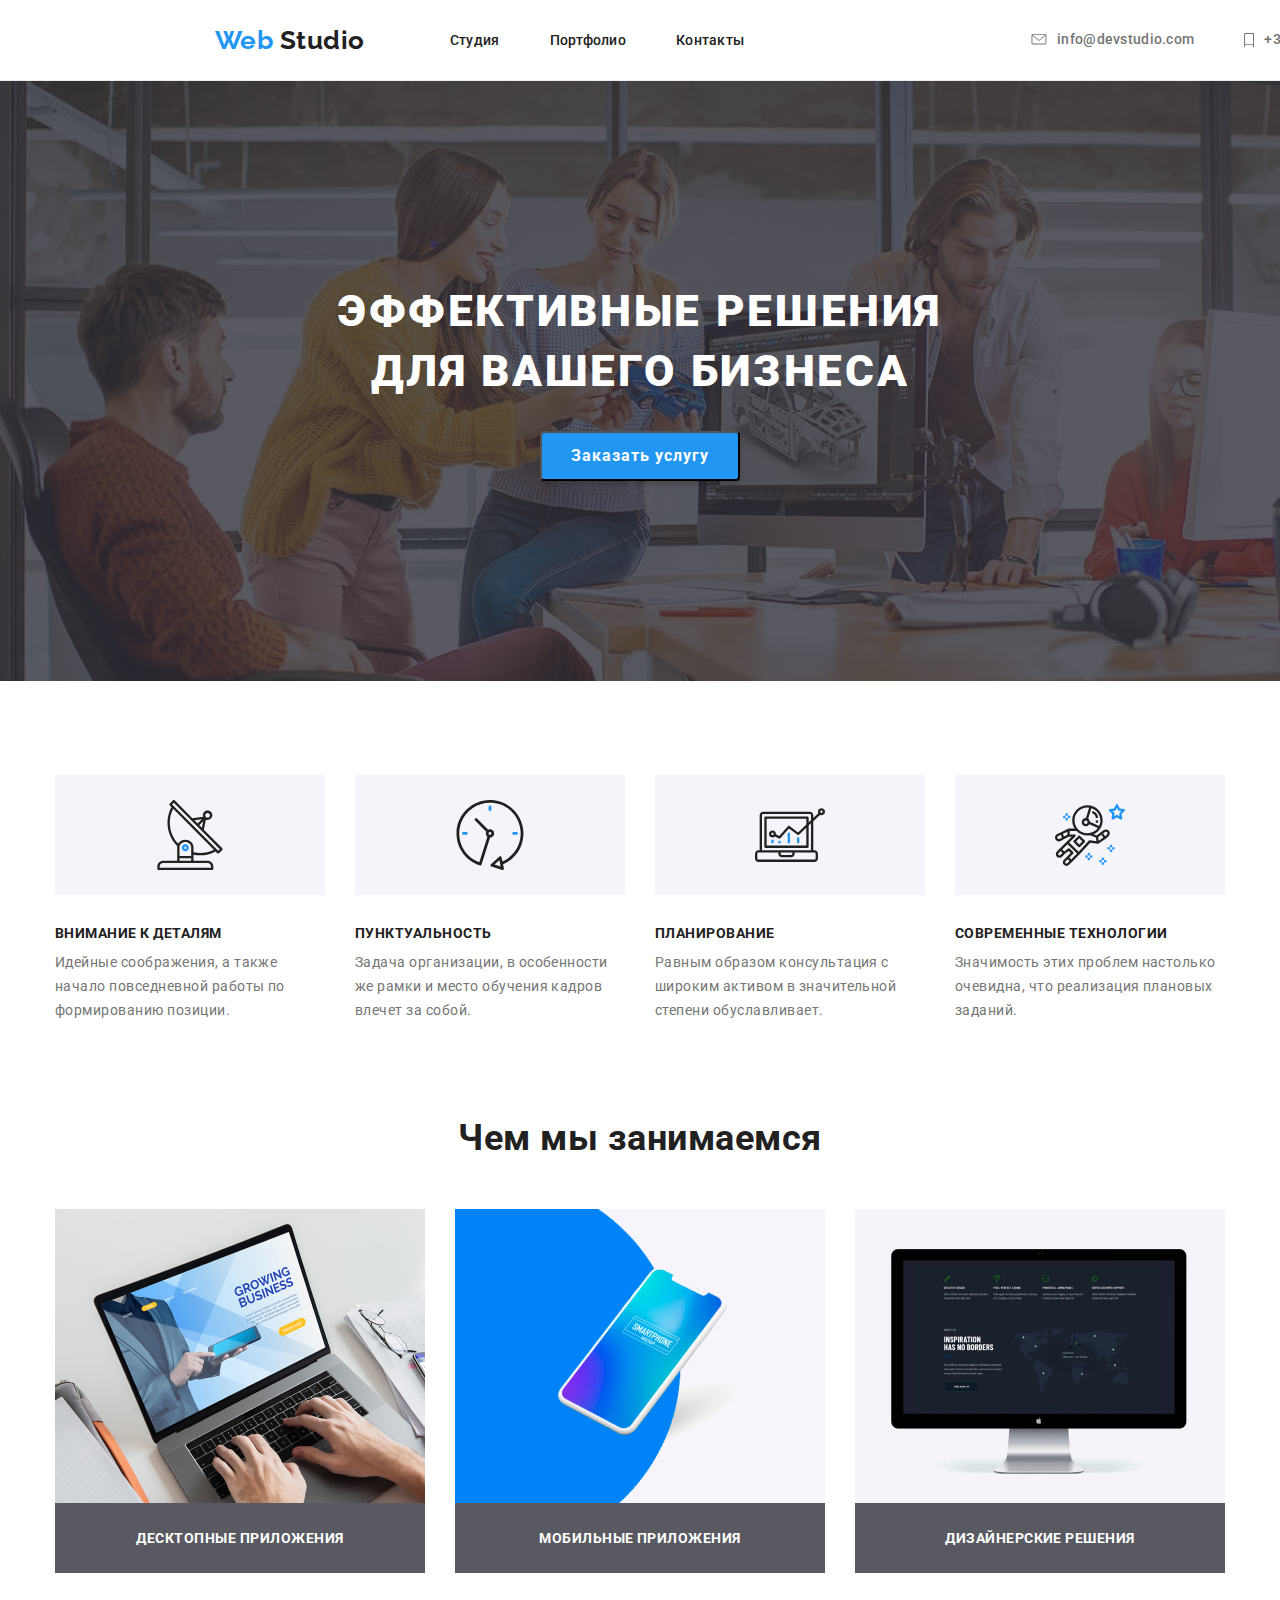
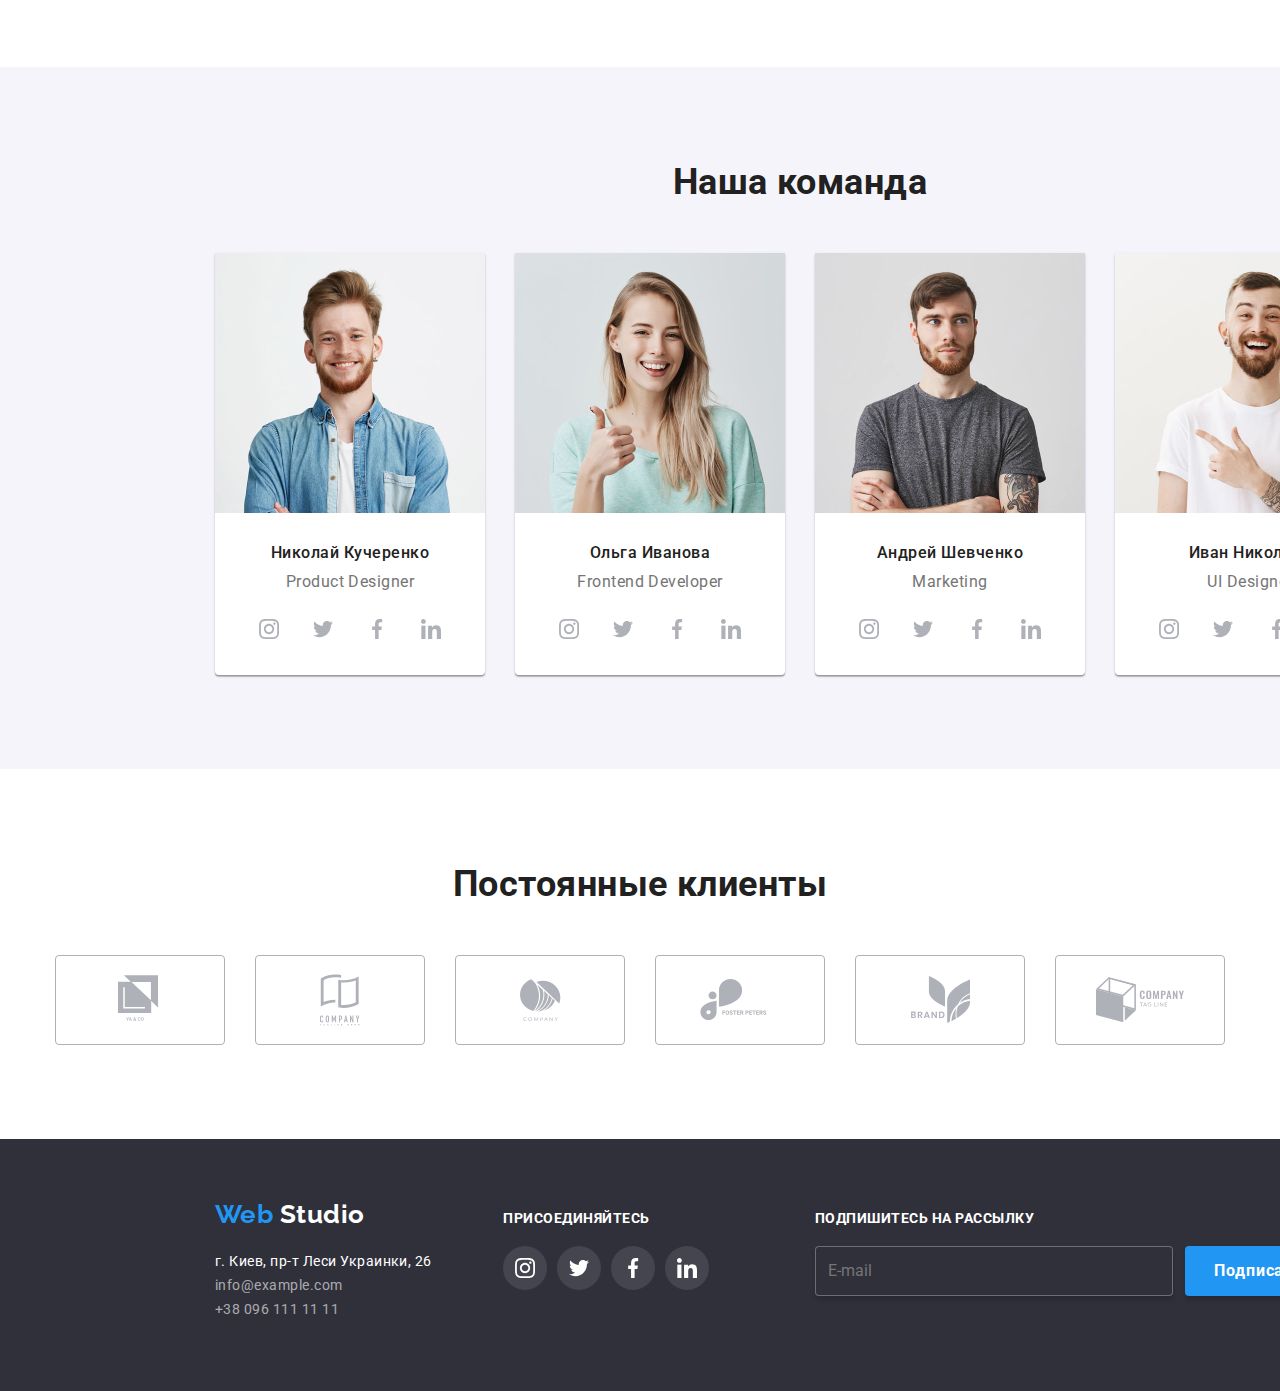
<file: index.html>
<!DOCTYPE html>
<html lang="ru">
<head>
    <meta charset="UTF-8">
    <meta name="viewport" content="width=device-width, initial-scale=1.0">
    <title>Студия</title>
    <link href="https://fonts.googleapis.com/css2?family=Raleway:wght@700&family=Roboto:wght@400;500;700;900&display=swap" rel="stylesheet">
    <link rel="stylesheet" href="./css/normalise.css">
    <link rel="stylesheet" href="./css/style.css"> 
  
</head>
<body>
    <!-- Шапка сайта  -->
    <header class="Header" >  
    <div class="conteiner">
      <nav class="Navigation">
     <a href="./index.html" lang="en" class="Logo-full"><span class="Logo">Web</span> Studio</a>
 
 <Ul class="navigation-list">
   
 <li class="navigation-list-item">
     <a href="./index.html" class="navigation-list-item-link link">Студия</a> 
 </li>
 <li class="navigation-list-item">
     <a href="./portfolio.html" class="navigation-list-item-link link">Портфолио</a> 
 </li>
 <li class="navigation-list-item">
     <a href="" class="navigation-list-item-link link">Контакты</a> 
 </li>
 </Ul>
 </nav>   
 <!-- адресс -->
   <div class="header-utils" >
     <address class="header-address">
     <a class="header-address-mail link" href="mailto:info@devstudio.com" >
         <svg class="header-icon"  width="16" height="11.2">
             <use href="./images/sprity.svg#mail"  > </use>
         </svg>
        
        info@devstudio.com</a>
     <a class="header-address-tel link" href="tel:+380961111111" >
        <svg class="header-icon"  width="10" height="14.94">
            <use href="./images/sprity.svg#tel"  > </use>
        </svg>
        
        +38 096 111 11 11</a> 
     </address>
 </div>
 
 </div>
     
 </header>
<!-- Основная часть -->
<main>
<div class="Main ">
<section class="main-part conteiner">
        <h1 class="main-part-title">Эффективные решения <br> для вашего бизнеса</h1>
        <button type="button" class="main-part-btn">Заказать услугу</button>

</section>
</div>
<section class="advantage ">
   <div class="conteiner">
    <h2 hidden> Наше преимущество</h2>
    <ul class="advantage-list" >
        
        <li class="advantage-list-item " >
            <div class="advantage-list-fon">
                <svg class="advantage-icon">
                    <use href="./images/sprity.svg#antenna" ></use>
                </svg>
            </div>
             <h3 class="advantage-list-item-title" >Внимание к деталям</h3>
            <p class="advantage-list-item-text" >Идейные соображения, а также начало повседневной работы по формированию позиции.</p>
        </li>
        <li class="advantage-list-item " >
            <div class="advantage-list-fon">
                <svg class="advantage-icon">
                    <use href="./images/sprity.svg#clock" ></use>
                </svg>
            </div>
             <h3 class="advantage-list-item-title" >Пунктуальность</h3>
            <p class="advantage-list-item-text" >Задача организации, в особенности же рамки и место обучения кадров влечет за собой.</p>
        </li>
        <li class="advantage-list-item icon-diagram" >
            <div class="advantage-list-fon">
                <svg class="advantage-icon">
                    <use href="./images/sprity.svg#diagram" ></use>
                </svg>
            </div>
             <h3 class="advantage-list-item-title" >Планирование</h3>
            <p class="advantage-list-item-text" >Равным образом консультация с широким активом в значительной степени обуславливает.</p>
        </li>
        <li class="advantage-list-item  icon-feature" >
            <div class="advantage-list-fon">
                <svg class="advantage-icon">
                    <use href="./images/sprity.svg#astronaut" ></use>
                </svg>
            </div>
             <h3 class="advantage-list-item-title" >Современные технологии</h3>
            <p class="advantage-list-item-text" >Значимость этих проблем настолько очевидна, что реализация плановых заданий.</p>
        </li>
    </ul>

   </div> 
</section>
<section class="works ">
    <div class="conteiner">
        <h2 class="second-title" >Чем мы занимаемся</h2>
        <ul class="works-list">
            <li  class="works-list-item" >
                <img src="./images/img.jpg" alt="" width="370" height="294">
                <h3 class="works-list-item-text" > Десктопные приложения</h3>
            </li>
            <li class="works-list-item" >
                <img src="./images/box.jpg" alt="" width="370" height="294" >
                <p class="works-list-item-text" >Мобильные приложения</p>        
            </li>
             <li class="works-list-item" >
                <img src="./images/img-(1).jpg" alt="" width="370" height="294" >
                <p class="works-list-item-text" >Дизайнерские решения</p> 
            </li>
        </ul>
    </div>
    </section>
 
    <section class="team ">
    <div class="conteiner">
    <h2 class="second-title" >Наша команда</h2>
     <ul class="team-list ">
            <li class="team-list-item" >
              <img src="./images/foto1.jpg" alt="Портрет" width="270" height="260">
             <h3 class="team-list-item-name">Николай Кучеренко</h3>
           <p lang="en" class="team-list-item-profession" >Product Designer</p>
       <ul class="social" >
        <li class="social-item" ><a href="" aria-label="Иконка инстаграмма" class="team-list-item-profession-link link" >
            <svg class="team-icon">
                <use href="./images/sprity.svg#instagram"></use>
            </svg>
        </a>
        </li>
        <li class="social-item" ><a href="" aria-label="Иконка Твиттера" class="team-list-item-profession-link link" >
            <svg class="team-icon">
                <use href="./images/sprity.svg#twitter"></use>
            </svg>
        </a>
        </li>
        <li class="social-item" ><a href="" aria-label="Иконка Фейсбука" class="team-list-item-profession-link link" >
            <svg class="team-icon">
                <use href="./images/sprity.svg#facebook"></use>
            </svg>
        </a>
        </li>
        <li class="social-item" ><a href="" aria-label="Иконка Линкиндина" class="team-list-item-profession-link link" >
            <svg class="team-icon">
                <use href="./images/sprity.svg#linkedin"></use>
            </svg>
        </a>
        </li> 
        </ul>
    </li>
    <li class="team-list-item" >
    <img src="./images/foto2.jpg" alt="Портрет" width="270" height="260">
    <h3 class="team-list-item-name" >Ольга Иванова</h3>
    <p lang="en" class="team-list-item-profession" >Frontend Developer</p>
    <ul class="social"  >
        <li class="social-item" ><a href="" aria-label="Иконка инстаграмма" class="team-list-item-profession-link link" >
            <svg class="team-icon">
                <use href="./images/sprity.svg#instagram"></use>
            </svg>
        </a>
        </li>
        <li class="social-item" ><a href="" aria-label="Иконка Твиттера" class="team-list-item-profession-link link" >
            <svg class="team-icon">
                <use href="./images/sprity.svg#twitter"></use>
            </svg>
        </a>
        </li>
        <li class="social-item" ><a href="" aria-label="Иконка Фейсбука" class="team-list-item-profession-link link" >
            <svg class="team-icon">
                <use href="./images/sprity.svg#facebook"></use>
            </svg>
        </a>
        </li>
        <li class="social-item" ><a href="" aria-label="Иконка Линкиндина" class="team-list-item-profession-link link" >
            <svg class="team-icon">
                <use href="./images/sprity.svg#linkedin"></use>
            </svg>
        </a>
        </li> 
    </ul>
    </li>
    <li class="team-list-item">
<img src="./images/foto3.jpg" alt="Портрет" width="270" height="260">
    <h3 class="team-list-item-name" >Андрей Шевченко</h3>
    <p lang="en" class="team-list-item-profession" >Marketing</p>
    <ul class="social"  >
        <li class="social-item" ><a href="" aria-label="Иконка инстаграмма" class="team-list-item-profession-link link" >
            <svg class="team-icon">
                <use href="./images/sprity.svg#instagram"></use>
            </svg>
        </a>
        </li>
        <li class="social-item" ><a href="" aria-label="Иконка Твиттера" class="team-list-item-profession-link link" >
            <svg class="team-icon">
                <use href="./images/sprity.svg#twitter"></use>
            </svg>
        </a>
        </li>
        <li class="social-item" ><a href="" aria-label="Иконка Фейсбука" class="team-list-item-profession-link link" >
            <svg class="team-icon">
                <use href="./images/sprity.svg#facebook"></use>
            </svg>
        </a>
        </li>
        <li class="social-item" ><a href="" aria-label="Иконка Линкиндина" class="team-list-item-profession-link link" >
            <svg class="team-icon">
                <use href="./images/sprity.svg#linkedin"></use>
            </svg>
        </a>
        </li> 
    </ul>
    </li>
<li class="team-list-item" >
    <img src="./images/foto4.jpg" alt="Портрет" width="270" height="260">
    <h3 class="team-list-item-name" >Иван Николаев</h3>
    <p lang="en" class="team-list-item-profession" >UI Designer</p>
    <ul class="social"  >
        <li class="social-item" ><a href="" aria-label="Иконка инстаграмма" class="team-list-item-profession-link link" >
            <svg class="team-icon">
                <use href="./images/sprity.svg#instagram"></use>
            </svg>
        </a>
        </li>
        <li class="social-item" ><a href="" aria-label="Иконка Твиттера" class="team-list-item-profession-link link" >
            <svg class="team-icon">
                <use href="./images/sprity.svg#twitter"></use>
            </svg>
        </a>
        </li>
        <li class="social-item" ><a href="" aria-label="Иконка Фейсбука" class="team-list-item-profession-link link" >
            <svg class="team-icon">
                <use href="./images/sprity.svg#facebook"></use>
            </svg>
        </a>
        </li>
        <li class="social-item" ><a href="" aria-label="Иконка Линкиндина" class="team-list-item-profession-link link" >
            <svg class="team-icon">
                <use href="./images/sprity.svg#linkedin"></use>
            </svg>
        </a>
        </li> 
    </ul>
</li>
</ul>
</div>
</section>

<section class="clients conteiner">
    <h2 class="second-title">Постоянные клиенты</h2>
    <ul class="clients-list" >
   
    <li class="clients-list-item" >
        <a href="" aria-label="Логотип клиента" class="clients-list-item-logo link" >
            <svg class="clients-icon" width="44.27" height="49.23">
                <use href="./images/sprity.svg#logo1"></use>
            </svg></a>
    </li>
    <li class="clients-list-item" >
        <a href="" aria-label="Логотип клиента" class="clients-list-item-logo link" >
            <svg class="clients-icon" width="40" height="52">
                <use href="./images/sprity.svg#logo2"></use>
            </svg></a>
    </li>
    <li class="clients-list-item" >
        <a href="" aria-label="Логотип клиента" class="clients-list-item-logo link" >
            <svg class="clients-icon" width="41" height="42.6">
                <use href="./images/sprity.svg#logo3"></use>
            </svg></a>
    </li>
    <li class="clients-list-item">  
        <a href="" aria-label="Логотип клиента" class="clients-list-item-logo link" >
            <svg class="clients-icon" width="79.66" height="42.02">
                <use href="./images/sprity.svg#logo4"></use>
            </svg></a>
    </li>
    <li class="clients-list-item" >
        <a href="" aria-label="Логотип клиента" class="clients-list-item-logo link" >
            <svg class="clients-icon" width="59" height="47">
                <use href="./images/sprity.svg#logo5"></use>
            </svg></a>
    </li>
    <li class="clients-list-item"  >
        <a href="" aria-label="Логотип клиента" class="clients-list-item-logo link" >
            <svg class="clients-icon" width="88.48" height="45/44">
                <use href="./images/sprity.svg#logo6"></use>
            </svg></a>
    </li>
    </ul>
</section>
</main>
<!-- нижний колонтитул -->
<footer class="footer " >
    <div class="conteiner">
        <div class="address-conteiner">
            <a href="./index.html" lang="en" class="footer-logo link"> <span class="Logo">Web</span>  Studio</a>
            <address class="footer-address">
                <p class="footer-address-text">
                <a href="https://goo.gl/maps/vrVEEUY3mswcLjKn8" target="-blank" class="footer-address-text link">г. Киев, пр-т Леси Украинки, 26</a>  <br/>
                <a href="mailto:info@example.com" class="footer-address-text-link link" >info@example.com</a><br/>
                <a href="tel:+380961111111" class="footer-address-text-link link" >+38 096 111 11 11</a>
               </p>         
            </address>
        </div> 
<div class="social-icons">
    <b class="social-icons-title" >присоединяйтесь</b>
    <ul class="social-icons-list">
        <li class="social-icons-list-item"><a href="" aria-label="Иконка инстаграмма" class="social-icons-list-link link">
            <svg class="footer-icon">
                <use href="./images/sprity.svg#instagram"></use>
            </svg>
        </a>
        </li>
        <li class="social-icons-list-item" ><a href="" aria-label="Иконка Твиттера" class="social-icons-list-link link" >
            <svg class="footer-icon">
                <use href="./images/sprity.svg#twitter"></use>
            </svg>
        </a>
        </li>
        <li class="social-icons-list-item" ><a href="" aria-label="Иконка Фейсбука" class="social-icons-list-link link" >
            <svg class="footer-icon">
                <use href="./images/sprity.svg#facebook"></use>
            </svg>
        </a>
        </li>
        <li class="social-icons-list-item" ><a href="" aria-label="Иконка Линкиндина" class="social-icons-list-link link" >
            <svg class="footer-icon">
                <use href="./images/sprity.svg#linkedin"></use>
            </svg>
        </a>
        </li> 
    </ul>
</div>
    <div class="mailing-list">
    <b class="social-icons-title" >  Подпишитесь на рассылку    </b>
            <div class="mailing-btn">
    <input  type="email" name="email" required="" placeholder="   E-mail" class="mailing-list-input">
    <button  type="submit" class="mailing-list-btn">Подписаться

        <svg class="mail-icon">
            <use href="./images/sprity.svg#telegram"></use>
        </svg>
    </button>
                </div>
    </div>
</div> 
</footer>
</body>
</html>
</file>
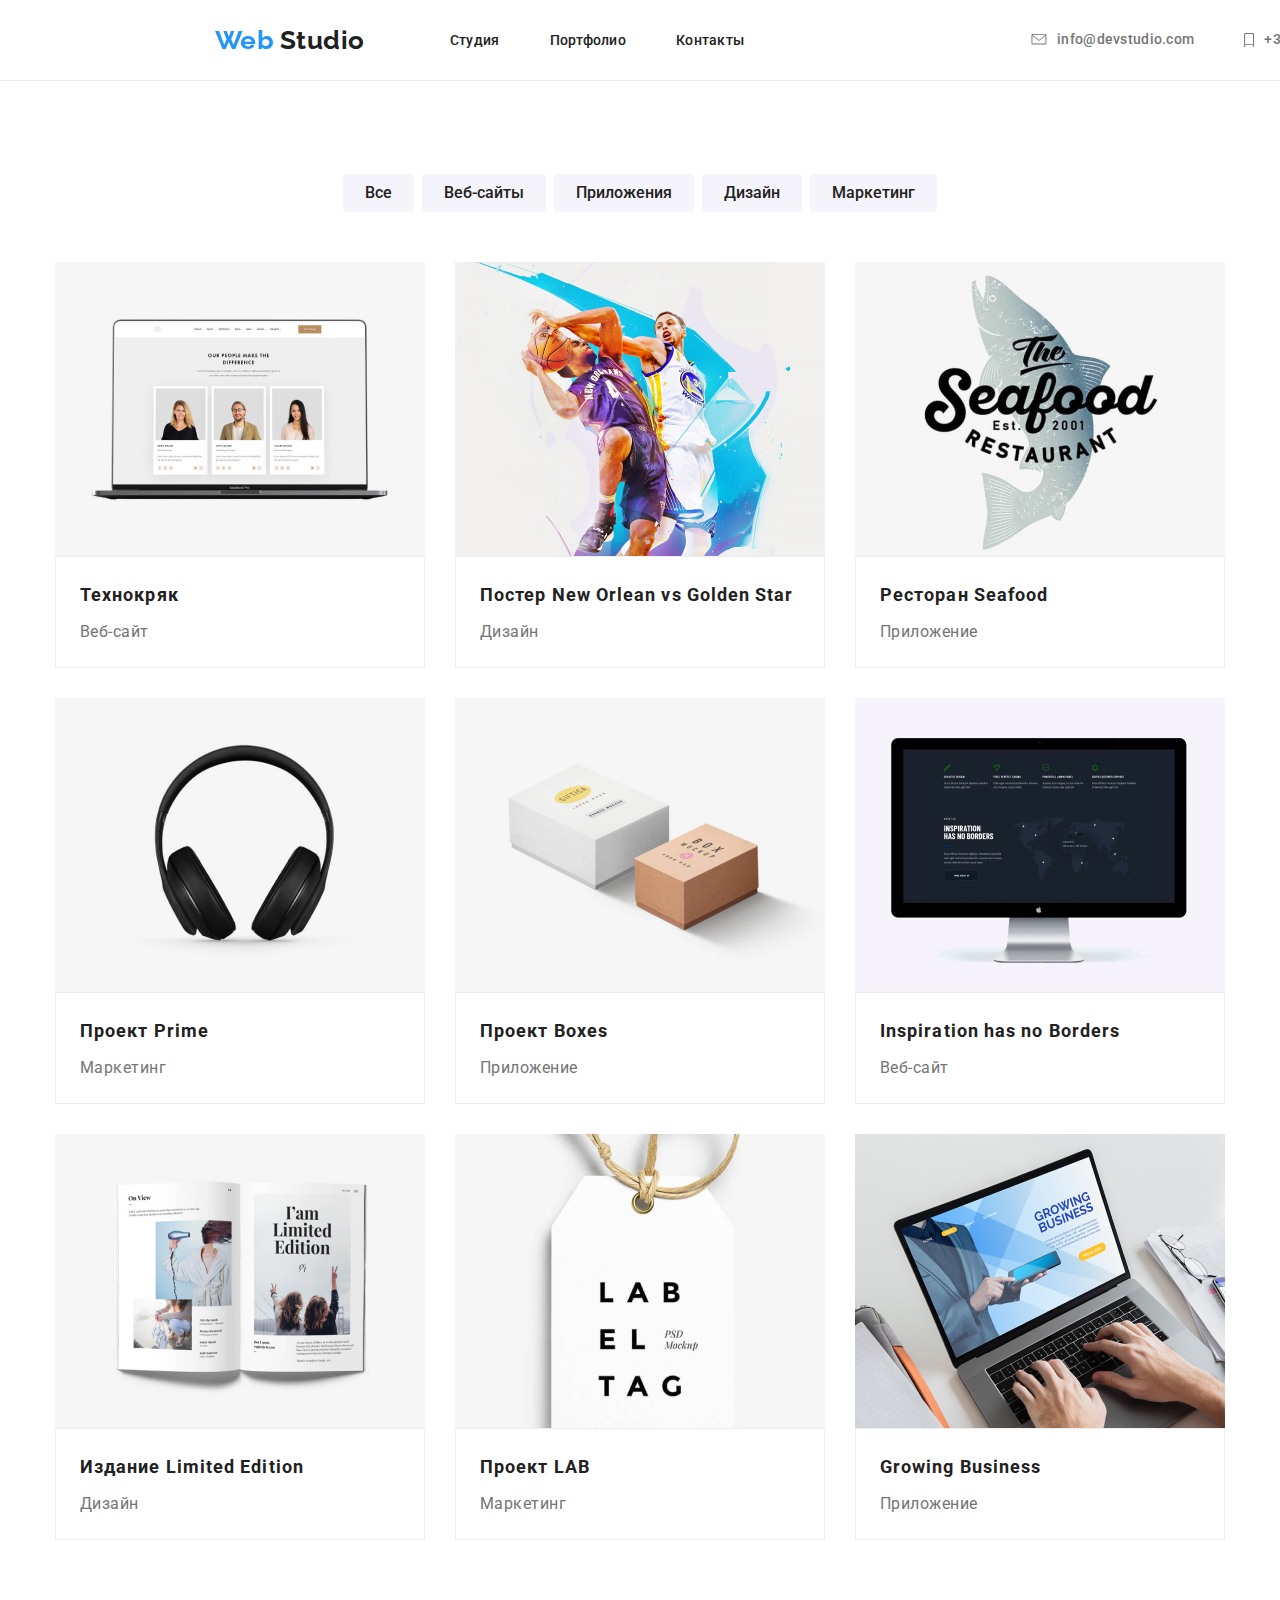
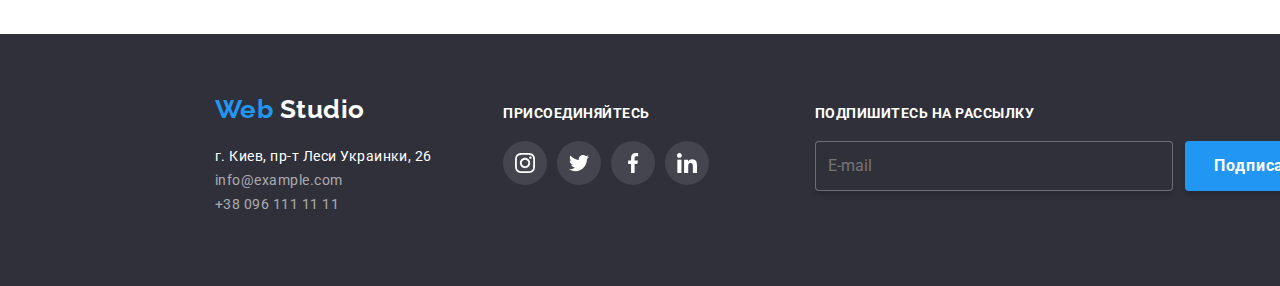
<file: portfolio.html>
<!DOCTYPE html>
<html lang="en">
<head>
    <meta charset="UTF-8">
    <meta name="viewport" content="width=device-width, initial-scale=1.0">
    <title>Portfolio</title>
    <link href="https://fonts.googleapis.com/css2?family=Raleway:wght@700&family=Roboto:wght@400;500;700;900&display=swap" rel="stylesheet">
    <link rel="stylesheet" href="./css/normalise.css">
    <link rel="stylesheet" href="./css/style.css"> 
    
</head>
<body>
<!-- Шапка сайта  -->
<header class="Header" >  
    <div class="conteiner">
      <nav class="Navigation">
     <a href="./index.html" lang="en" class="Logo-full"><span class="Logo">Web</span> Studio</a>
 
 <Ul class="navigation-list">
   
 <li class="navigation-list-item">
     <a href="./index.html" class="navigation-list-item-link link">Студия</a> 
 </li>
 <li class="navigation-list-item">
     <a href="./portfolio.html" class="navigation-list-item-link link">Портфолио</a> 
 </li>
 <li class="navigation-list-item">
     <a href="" class="navigation-list-item-link link">Контакты</a> 
 </li>
 </Ul>
 </nav>   
 <!-- адресс -->
 <div class="header-utils" >
  <address class="header-address">
  <a class="header-address-mail link" href="mailto:info@devstudio.com" >
      <svg class="header-icon"  width="16" height="11.2">
          <use href="./images/sprity.svg#mail"  > </use>
      </svg>
     
     info@devstudio.com</a>
  <a class="header-address-tel link" href="tel:+380961111111" >
     <svg class="header-icon"  width="10" height="14.94">
         <use href="./images/sprity.svg#tel"  > </use>
     </svg>
     
     +38 096 111 11 11</a> 
  </address>
</div>
 </div>
     
 </header>
<!-- Основная часть -->
<main>
    <section class="projects-types conteiner">
        <h1 hidden > Проекты</h1>
      <ul  class="projects-types-list">
        
          <li class="projects-types-list-item">
              <button type="button" class="projects-list-btn">Все</button>
            </li>
          <li class="projects-types-list-item" >
              <button  type="button" class="projects-list-btn" >Веб-сайты</button>
            </li>
          <li class="projects-types-list-item" >
              <button  type="button" class="projects-list-btn" >Приложения</button>
            </li>
          <li class="projects-types-list-item" >
              <button  type="button" class="projects-list-btn" >Дизайн</button>
            </li>
          <li class="projects-types-list-item" >
              <button  type="button" class="projects-list-btn" >Маркетинг</button>
            </li>
      </ul>
    </section>
    <section class="projects-works ">
    <ul class="projects-works-team conteiner">
        <li class="projects-works-list"> 
            <a href="" class="projects-works-list-link link">
                <p class="projects-works-text" hidden>Технокряк это современная площадка распространения коронавируса. Компании используют эту платформу для цифрового шпионажа и атак на защищённые сервера конкурентов.</p>
              <img src="./images-portfolio/img-1.jpg" alt="Проект-1" width="370" height="294">
              <div class="projects-works-list-name" >
                <h3 class="projects-works-title">Технокряк</h3>
               <p class="projects-works-name">Веб-сайт</p>

              </div> 
            
            </a>
           </li>
           <li class="projects-works-list"> 
               <a href="" class="projects-works-list-link link" >
                <p class="projects-works-text" hidden>Технокряк это современная площадка распространения коронавируса. Компании используют эту платформу для цифрового шпионажа и атак на защищённые сервера конкурентов.</p>
               <img src="./images-portfolio/img-2.jpg" alt="Проект-2" width="370" height="294">
              <div class="projects-works-list-name" >
                <h3 class="projects-works-title" >Постер New Orlean vs Golden Star</h3>
               <p class="projects-works-name" >Дизайн</p>

              </div> 
            
            </a>
        </li>
        <li class="projects-works-list" > 
            <a href="" class="projects-works-list-link link" >
                <p class="projects-works-text" hidden>Технокряк это современная площадка распространения коронавируса. Компании используют эту платформу для цифрового шпионажа и атак на защищённые сервера конкурентов.</p>
                <img src="./images-portfolio/img-3.jpg" alt="Проект-3" width="370" height="294">
              <div class="projects-works-list-name" >
                <h3 class="projects-works-title" >Ресторан Seafood</h3>
              <p class="projects-works-name" >Приложение</p>
              </div> 
            
            </a>
        </li>
           <li class="projects-works-list" > 
            <a href="" class="projects-works-list-link link" >
                <p class="projects-works-text" hidden>Технокряк это современная площадка распространения коронавируса. Компании используют эту платформу для цифрового шпионажа и атак на защищённые сервера конкурентов.</p>
                <img src="./images-portfolio/img-4.jpg" alt="Проект-4" width="370" height="294">
               <div class="projects-works-list-name" >
                <h3 class="projects-works-title" >Проект Prime</h3>
                <p class="projects-works-name" >Маркетинг</p>
               </div> 
           
            </a>
        </li>
        <li class="projects-works-list">
             <a href="" class="projects-works-list-link link" >
                <p class="projects-works-text" hidden>Технокряк это современная площадка распространения коронавируса. Компании используют эту платформу для цифрового шпионажа и атак на защищённые сервера конкурентов.</p>
              <img src="./images-portfolio/img-5.jpg" alt="Проект-5" width="370" height="294">
               <div class="projects-works-list-name" >
                <h3 class="projects-works-title" >Проект Boxes</h3>
                <p class="projects-works-name" >Приложение</p>
  
               </div> 
            </a>
        </li>
        <li class="projects-works-list" > 
            <a href="" class="projects-works-list-link link" >
                <p class="projects-works-text" hidden>Технокряк это современная площадка распространения коронавируса. Компании используют эту платформу для цифрового шпионажа и атак на защищённые сервера конкурентов.</p>
              <img src="./images-portfolio/img-6.jpg" alt="Проект-6" width="370" height="294">
               <div class="projects-works-list-name" >
                <h3 class="projects-works-title" >Inspiration has no Borders</h3>
                <p class="projects-works-name" >Веб-сайт</p>
               </div> 

            </a>
        </li>
        <li class="projects-works-list" > 
            <a href="" class="projects-works-list-link link" >
                <p class="projects-works-text" hidden>Технокряк это современная площадка распространения коронавируса. Компании используют эту платформу для цифрового шпионажа и атак на защищённые сервера конкурентов.</p>
              <img src="./images-portfolio/img-7.jpg" alt="Проект-7" width="370" height="294">
               <div class="projects-works-list-name" >
                <h3 class="projects-works-title" >Издание Limited Edition</h3>
                <p class="projects-works-name" >Дизайн</p>
               </div> 

            </a>
        </li>
        <li class="projects-works-list" > 
            <a href="" class="projects-works-list-link link" >
                <p class="projects-works-text" hidden>Технокряк это современная площадка распространения коронавируса. Компании используют эту платформу для цифрового шпионажа и атак на защищённые сервера конкурентов.</p>
              <img src="./images-portfolio/img-8.jpg" alt="Проект-8" width="370" height="294">
               <div class="projects-works-list-name" >
                <h3 class="projects-works-title" >Проект LAB</h3>
                <p class="projects-works-name" >Маркетинг</p>
               </div> 
            </a>
        </li>
        <li class="projects-works-list" > 
            <a href="" class="projects-works-list-link link" >
                <p class="projects-works-text" hidden>Технокряк это современная площадка распространения коронавируса. Компании используют эту платформу для цифрового шпионажа и атак на защищённые сервера конкурентов.</p>
              <img src="./images-portfolio/img-9.jpg" alt="Проект-9" width="370" height="294">
               <div class="projects-works-list-name" >
                <h3 class="projects-works-title" >Growing Business</h3>
                <p class="projects-works-name" >Приложение</p>
               </div> 
            </a>
          </li>
</ul>
     </section>
</main>
    <!-- нижний колонтитул -->
    <footer class="footer " >
      <div class="conteiner">
          <div class="address-conteiner">
              <a href="./index.html" lang="en" class="footer-logo link"> <span class="Logo">Web</span>  Studio</a>
              <address class="footer-address">
                  <p class="footer-address-text">
                  <a href="https://goo.gl/maps/vrVEEUY3mswcLjKn8" target="-blank" class="footer-address-text link">г. Киев, пр-т Леси Украинки, 26</a>  <br/>
                  <a href="mailto:info@example.com" class="footer-address-text-link link" >info@example.com</a><br/>
                  <a href="tel:+380961111111" class="footer-address-text-link link" >+38 096 111 11 11</a>
                 </p>         
              </address>
          </div> 
  <div class="social-icons">
      <b class="social-icons-title" >присоединяйтесь</b>
      <ul class="social-icons-list">
          <li class="social-icons-list-item"><a href="" aria-label="Иконка инстаграмма" class="social-icons-list-link link">
              <svg class="footer-icon">
                  <use href="./images/sprity.svg#instagram"></use>
              </svg>
          </a>
          </li>
          <li class="social-icons-list-item" ><a href="" aria-label="Иконка Твиттера" class="social-icons-list-link link" >
              <svg class="footer-icon">
                  <use href="./images/sprity.svg#twitter"></use>
              </svg>
          </a>
          </li>
          <li class="social-icons-list-item" ><a href="" aria-label="Иконка Фейсбука" class="social-icons-list-link link" >
              <svg class="footer-icon">
                  <use href="./images/sprity.svg#facebook"></use>
              </svg>
          </a>
          </li>
          <li class="social-icons-list-item" ><a href="" aria-label="Иконка Линкиндина" class="social-icons-list-link link" >
              <svg class="footer-icon">
                  <use href="./images/sprity.svg#linkedin"></use>
              </svg>
          </a>
          </li> 
      </ul>
  </div>
      <div class="mailing-list">
      <b class="social-icons-title" >  Подпишитесь на рассылку    </b>
              <div class="mailing-btn">
      <input  type="email" name="email" required="" placeholder="   E-mail" class="mailing-list-input">
      <button  type="submit" class="mailing-list-btn">Подписаться
  
          <svg class="mail-icon">
              <use href="./images/sprity.svg#telegram"></use>
          </svg>
      </button>
                  </div>
      </div>
  </div> 
  </footer>
    
</body>
</html>
</file>
<file: css/style.css>
html{

    box-sizing: border-box;

}

*,
*::before,
*::after{

    box-sizing: inherit;
    margin: 0;
    padding: 0; 
}

:root{

    --primary-title-color: #212121;
    --primary-text-color: #757575;
    --accent-color: #2196F3;
    --primary-white-color: #FFFFFF;
    --secondary-white-color:#F5F4FA;
    --primary-background-colorrgba: rgba(47, 48, 58, 0.8);
}

h1 {
    margin: 0;
}

ul{

    list-style-type: none;
  
}
img{

    display: block;
}

body{

    font-family: 'Roboto', sans-serif;
    font-style: normal;
    letter-spacing: 0.03em;
    
    background: var(--primary-white-color);
         
}
.link{

    text-decoration: none;
     
}

.conteiner{
    width: 1200px;
    padding-left: 15px;
    padding-right: 15px;
    margin-left: auto;
    margin-right: auto;

}
.Header{

    width: 1600px;
    border-bottom: 1px solid #ECECEC;
    margin-left: auto;
    margin-right: auto;
}

.Header .conteiner{

    display: flex;
    align-items: center;
    justify-content: space-between;
    
}

  
/* Header navigation */

.Navigation{

    display: flex;
    align-items: center;
    
}

.navigation-list{

   display: flex;

}

.navigation-list-item:not(:last-child) {

    margin-right: 50px;
}


/* Второй вариант */
/* .navigation-list-item + .navigation-list-item{

    margin-left: 50px;
} */


.navigation-list-item-link{
    display: block;
    padding-top: 32px;
    padding-bottom: 32px;

    color: var(--primary-title-color);
    
    font-weight: 500;
    font-size: 14px;
    line-height: 1.143;
    letter-spacing: 0.02em;
    list-style-type: none;  
    
}

.navigation-list a:hover,
.navigation-list a:focus{

    color: var(--accent-color);

}

/* Header Adress */

 
/* .header-utils{
    display: flex;
    

}  */

/* .header-address .link{
    display: block;
    padding-top: 32px;
    padding-bottom: 32px;
    

} */
 


.header-address .link:not(:last-child){

    margin-right: 50px;

}

.header-address-mail{
    display: flex;
    align-items: center;

    font-style: normal;
    font-weight: 500;
    font-size: 14px;
    line-height: 1.42;
    letter-spacing: 0.02em;
    
    color:  var(--primary-text-color);
}
.header-address-tel{
    display: flex;
    align-items: center;

    font-style: normal;
    font-weight: 500;
    font-size: 14px;
    line-height: 1.42;
    letter-spacing: 0.02em;
    
    color: var(--primary-text-color);

}
.header-address a:hover,
.header-address a:focus{

    color: var(--accent-color);
    
}
.header-address{
    display:flex;
    height: 16px;
}

.header-icon{
margin-right: 10px;
fill: currentColor;

    
}
/* Logotip */

.Logo-full{
    margin-right: 85px;

    font-family: 'Raleway', sans-serif;
    text-decoration: none;
    font-weight: 700;
    font-size: 26px;
    line-height: 1.19;
    
    color: var(--primary-title-color);

}
.Logo {
    
    color: var(--accent-color);
}

/* Главная  часть */

.Main{
 
   max-width:1600px;
    height: 600px;
    margin-left: auto;
    margin-right: auto;
  background-image: linear-gradient(
      to right,
      rgba(47, 48, 58, 0.8),
      rgba(47, 48, 58, 0.8)
  ),
     url(../images/Hero.jpg);

}

.main-part{

    text-align: center;
   
}

.main-part-title {

    font-weight: 900;
    font-size: 44px;
    line-height: 1.364;
    /* text-align: center; */
    letter-spacing: 0.06em;
    text-transform: uppercase;
    margin-bottom: 30px;
    padding-top: 200px;
    
   
    color: var(--primary-white-color);
   
}
.main-part-btn {
    /* display: block;
    margin-left: auto;
    margin-right: auto; */

    width: 200px;
    height: 50px; 

    font-family: 'Roboto';
    font-weight: 700;
    font-size: 16px;
    line-height: 1.87;
    letter-spacing: 0.06em;
    

    background: var(--accent-color);
    box-shadow: 0px 4px 4px rgba(0, 0, 0, 0.15);
    border-radius: 4px;
    color:var(--primary-white-color);

}

 /* Наши преимущества */

 .advantage-list{

    display: flex;
    padding-top: 94px;
    padding-bottom: 94px;
   
 }

 .advantage-list-fon{
   display: flex;
    width: 270px;
    height: 120px;
    background: #F5F4FA;
    align-items: center;
    justify-content: center;

 }

.advantage-icon{
    display: inline-block;
    width: 70px;
    height: 70px;
    
    
}

.advantage-list-item:not(:last-child){

   margin-right: 30px;
}

/* .advantage-list-item::before{
    display: inline-block;
    width: 270px;
    height: 120px;
    background: #F5F4FA;
    content: "";
    background-repeat: no-repeat;
    background-position: center; */
        

/* .icon-antenna::before{

    background-image: url(../images/Vector1.png);
    
}

.icon-clock::before{

    background-image: url(../images/Vector2.png);
    
}

.icon-diagram::before{

    background-image: url(../images/Vector3.png);
}
.icon-feature::before{

    :not(:last-child)

    background-image: url(../images/Vector4.png);
} */


.advantage-list-item-title{
    padding-top: 30px; 
    padding-bottom: 10px;
    

    font-weight: 700;
    font-size: 14px;
    line-height: 1.143;
    text-transform: uppercase;
    
    color: var(--primary-title-color);
}


.advantage-list-item-text{
    font-size: 14px;
    line-height: 1.714;
    
    color: var(--primary-text-color);
}
.second-title{
   margin-bottom: 50px;

    font-weight: 700;
    font-size: 36px;
    line-height: 1.167;
    text-align: center;
    
    color: var(--primary-title-color);

    /* Чем мы занимаемся */
}
.works{
    padding-bottom: 94px;

}
.works-list{
    display: flex;
   
}

.works-list-item:not(:last-child){

    margin-right: 30px;
}

.works-list-item-text{
    width: 370px;
    height: 70px;
    padding-top: 27px;
    padding-bottom: 27px;
    
    
   
    font-weight: 700;
    font-size: 14px;
    line-height: 1.143;
    text-align: center;
    text-transform: uppercase;
    
    color: var(--primary-white-color);
    background: var(--primary-background-colorrgba);
}


/* Сотрудники */

.team{
    width: 1600px;
    height: 702px;
    padding-top: 94px;
    padding-bottom: 94px;
    background: var(--secondary-white-color);
     margin-left: auto;
    margin-right: auto;
        
}

.team-list-item:not(:last-child){

    margin-right: 30px;
}

.team-list{
    display: flex;
    justify-content: space-between;
    
 
}

.team-list-item{

    background: var(--primary-white-color);
    box-shadow: 0px 2px 1px rgba(0, 0, 0, 0.2), 0px 1px 1px rgba(0, 0, 0, 0.14), 0px 1px 3px rgba(0, 0, 0, 0.12);
    border-radius: 0px 0px 4px 4px;
}
.team-list-item-name{
   margin-top: 30px;
  
    font-weight: 500;
    font-size: 16px;
    line-height: 1.188;
    text-align: center;
    
    color: var(--primary-title-color);
    
}

.team-list-item-profession{
    margin-top: 10px;
    
    font-size: 16px;
    line-height: 1.188;
    text-align: center;
    
    color: var(--primary-text-color);
    
}

.social{

    display: flex;
    margin-top: 16px;
    margin-bottom: 24px;
    margin-right: 32px;
    margin-left: 32px;
    justify-content:space-around;
}

.social-item:not(:last-child){

    margin-right: 10px;
}


.team-list-item-profession-link{
    display: flex;

    width: 44px;
    height: 44px;
    
    justify-content: center;
    align-items: center;
    

}
.team-icon{

    fill: #AFB1B8;
    width: 20px;
    height: 20px;
}

.team-list-item-profession-link:hover .team-icon,
.team-list-item-profession-link:focus .team-icon{
    
    fill: #FFFFFF;
    
}

.team-list-item-profession-link:hover,
.team-list-item-profession-link:focus{
    border-radius: 50%;
    background-color: #2196F3;
   
}




/* Клиенты */

.clients-list a:hover,
.clients-list a:focus{

    color: var(--accent-color);
}

.clients-list{
    display: flex;
}
.clients-list li{
    display: flex;
    width: 170px;
    height: 90px;
    border: 1px solid #AFB1B8;
    box-sizing: border-box;
    border-radius: 4px;
    
}

.clients-list-item{
    display: block;
    align-items: center;
    justify-content: center;
}

.clients-list-item:not(:last-child){

    margin-right: 30px;
}

.clients-icon{

    fill: #AFB1B8;

}

.clients-list-item:hover{

    border-color: #2196F3;
}

.clients-list-item:hover .clients-icon{

     fill: #2196F3;
     
}

.clients{

    padding-top: 94px;
    padding-bottom: 94px;

}

.clients-list a {

    display: flex;
    margin-left: auto;
    margin-right: auto;
}



/* Footer */

.footer {
  
   background: #2F303A;
   height: 252px;
   width: 1600px;
   margin-left: auto;
   margin-right: auto;
   
}


/* Footer Logo */

.footer-logo{

    font-family: Raleway;
    font-weight: 700;
    font-size: 26px;
    line-height: 1.192;
    font-style: normal;
    
    color: var(--primary-white-color);

}
.footer-address-text{
    
    margin-top: 20px;
    font-style: normal;
    font-size: 14px;
    line-height: 1.714;
    
    color: var(--primary-white-color);
}





.footer-address-text-link{

    font-size: 14px;
    line-height: 1.714px;
       
    color: rgba(255, 255, 255, 0.6);

}

.footer-address a:not(:first-child){

    margin-top: 9px;
}

.footer-address a:hover,
.footer-address a:focus{

   color: var(--accent-color);
}

.footer .conteiner{
        display: flex;
        padding-top: 60px;
        padding-bottom: 60px;
        align-items: baseline;
        justify-content: space-between;
    }
 
.social-icons{

    margin-left: 60px;


    }
.social-icons-list{

    display: flex;
    margin-top: 20px;
    justify-content: space-between;
}

.social-icons-list-item:not(:last-child){

    margin-right: 10px;
}

.social-icons-list-link{
   
    display: flex;
    width: 44px;
    height: 44px;
    justify-content: center;
    align-items: center;
    border-radius: 50%;
    background-color: rgba(255, 255, 255, 0.1);
    

}
    /* 
    background-color: rgba(255, 255, 255, 0.1);
    background-size: 20px;
    }  */

.footer-icon{

    width: 20px;
    height: 20px;
    fill: #FFFFFF;
}
.social-icons-list-link:hover{
 
   background-color: var(--accent-color);

}

.social-icons-title{
    display: flex;
    font-weight: 700;
    font-size: 14px;
    line-height: 1.143;
    text-transform: uppercase;

    color: var(--primary-white-color);

}

/* Footer кнопки */

.mailing-list{
    
    margin-left: 94px;
}

.mailing-btn{
display: flex;
align-items: baseline;

}
.mail-icon{
    width: 24px;
    height: 24px;
    margin-left: 10px;

}
.mailing-list-btn{
   display: flex;
   align-items: center;
   justify-content: center;

    width: 200px;
    height: 50px;
   margin-left: 12px; 
        
    border: 0px;

    font-weight: 700;
    font-size: 16px;
    line-height: 1.87;
    font-family: inherit; 
    letter-spacing: 0.06em;

    box-shadow: 0px 4px 4px rgba(0, 0, 0, 0.15);
    border-radius: 4px;

    color:var(--primary-white-color);
    background: var(--accent-color);
}
.mailing-list-input{
    width: 358px;
    height: 50px; 

    border: 0px;
    margin-top: 20px;
    font-weight: normal;
    font-size: 16px;
    line-height: 1.25px;
         
    border: 1px solid rgba(255, 255, 255, 0.3);
    box-sizing: border-box;
    box-shadow: 0px 4px 4px rgba(0, 0, 0, 0.15);
    border-radius: 4px;
    background: #2F303A;
    color: rgba(255, 255, 255, 0.6);
}
    /* Страница портфолио */

.projects-types-list{

    display: flex;
    padding-top: 93px;
    justify-content:center;
    padding-bottom: 50px;

}
.projects-types-list-item:not(:last-child){

    margin-right: 8px;
}

.projects-list-btn{
   
    font-weight: 500;
    font-size: 16px;
    line-height: 1.62;
    font-family: inherit;

    text-align: center;

    color: var(--primary-title-color);
    background: var(--secondary-white-color);
    border: 0px;
    border-radius: 4px;
    padding-top: 6px;
    padding-right: 22px;
    padding-bottom: 6px;
    padding-left: 22px;
}
.projects-list-btn:hover,
.projects-list-btn:focus{

    color: var(--primary-white-color);
    background: var(--accent-color);

}

.projects-works-team{

    display: flex;
    flex-wrap:wrap;
    padding-bottom: 94px;
}

.projects-works-list-name{

    border: 1px solid #EEEEEE;
    padding-top: 20px;
    padding-right: 24px;
    padding-bottom: 20px;
    padding-left: 24px;
    
}

.projects-works-list:not(:nth-child(3n)){

    margin-right: 30px;
}
.projects-works-list:not(:nth-last-child(-n + 3)){

    margin-bottom: 30px;
}

.projects-works-list:hover{
    box-shadow: 1px 4px 6px rgba(0, 0, 0, 0.16), 0px 4px 4px rgba(0, 0, 0, 0.06), 0px 1px 1px rgba(0, 0, 0, 0.12);

}
.projects-works-title{

    font-weight: 700;
    font-size: 18px;
    line-height: 2.0;
    letter-spacing: 0.06em;

    color: var(--primary-title-color);
}
.projects-works-name{
    margin-top: 4px;

    font-size: 16px;
    line-height: 1.87;
    
    color: var(--primary-text-color);
}
.projects-works-text{

    font-weight: normal;
    font-size: 18px;
    line-height: 1.56px;

    color: #000000;
}
</file>
<file: css/normalise.css>
/*! normalize.css v8.0.1 | MIT License | github.com/necolas/normalize.css */

/* Document
   ========================================================================== */

/**
 * 1. Correct the line height in all browsers.
 * 2. Prevent adjustments of font size after orientation changes in iOS.
 */

 html {
    line-height: 1.15; /* 1 */
    -webkit-text-size-adjust: 100%; /* 2 */
  }
  
  /* Sections
     ========================================================================== */
  
  /**
   * Remove the margin in all browsers.
   */
  
  body {
    margin: 0;
  }
  
  /**
   * Render the `main` element consistently in IE.
   */
  
  main {
    display: block;
  }
  
  /**
   * Correct the font size and margin on `h1` elements within `section` and
   * `article` contexts in Chrome, Firefox, and Safari.
   */
  
  h1 {
    font-size: 2em;
    margin: 0.67em 0;
  }
  
  /* Grouping content
     ========================================================================== */
  
  /**
   * 1. Add the correct box sizing in Firefox.
   * 2. Show the overflow in Edge and IE.
   */
  
  hr {
    box-sizing: content-box; /* 1 */
    height: 0; /* 1 */
    overflow: visible; /* 2 */
  }
  
  /**
   * 1. Correct the inheritance and scaling of font size in all browsers.
   * 2. Correct the odd `em` font sizing in all browsers.
   */
  
  pre {
    font-family: monospace, monospace; /* 1 */
    font-size: 1em; /* 2 */
  }
  
  /* Text-level semantics
     ========================================================================== */
  
  /**
   * Remove the gray background on active links in IE 10.
   */
  
  a {
    background-color: transparent;
  }
  
  /**
   * 1. Remove the bottom border in Chrome 57-
   * 2. Add the correct text decoration in Chrome, Edge, IE, Opera, and Safari.
   */
  
  abbr[title] {
    border-bottom: none; /* 1 */
    text-decoration: underline; /* 2 */
    text-decoration: underline dotted; /* 2 */
  }
  
  /**
   * Add the correct font weight in Chrome, Edge, and Safari.
   */
  
  b,
  strong {
    font-weight: bolder;
  }
  
  /**
   * 1. Correct the inheritance and scaling of font size in all browsers.
   * 2. Correct the odd `em` font sizing in all browsers.
   */
  
  code,
  kbd,
  samp {
    font-family: monospace, monospace; /* 1 */
    font-size: 1em; /* 2 */
  }
  
  /**
   * Add the correct font size in all browsers.
   */
  
  small {
    font-size: 80%;
  }
  
  /**
   * Prevent `sub` and `sup` elements from affecting the line height in
   * all browsers.
   */
  
  sub,
  sup {
    font-size: 75%;
    line-height: 0;
    position: relative;
    vertical-align: baseline;
  }
  
  sub {
    bottom: -0.25em;
  }
  
  sup {
    top: -0.5em;
  }
  
  /* Embedded content
     ========================================================================== */
  
  /**
   * Remove the border on images inside links in IE 10.
   */
  
  img {
    border-style: none;
  }
  
  /* Forms
     ========================================================================== */
  
  /**
   * 1. Change the font styles in all browsers.
   * 2. Remove the margin in Firefox and Safari.
   */
  
  button,
  input,
  optgroup,
  select,
  textarea {
    font-family: inherit; /* 1 */
    font-size: 100%; /* 1 */
    line-height: 1.15; /* 1 */
    margin: 0; /* 2 */
  }
  
  /**
   * Show the overflow in IE.
   * 1. Show the overflow in Edge.
   */
  
  button,
  input { /* 1 */
    overflow: visible;
  }
  
  /**
   * Remove the inheritance of text transform in Edge, Firefox, and IE.
   * 1. Remove the inheritance of text transform in Firefox.
   */
  
  button,
  select { /* 1 */
    text-transform: none;
  }
  
  /**
   * Correct the inability to style clickable types in iOS and Safari.
   */
  
  button,
  [type="button"],
  [type="reset"],
  [type="submit"] {
    -webkit-appearance: button;
  }
  
  /**
   * Remove the inner border and padding in Firefox.
   */
  
  button::-moz-focus-inner,
  [type="button"]::-moz-focus-inner,
  [type="reset"]::-moz-focus-inner,
  [type="submit"]::-moz-focus-inner {
    border-style: none;
    padding: 0;
  }
  
  /**
   * Restore the focus styles unset by the previous rule.
   */
  
  button:-moz-focusring,
  [type="button"]:-moz-focusring,
  [type="reset"]:-moz-focusring,
  [type="submit"]:-moz-focusring {
    outline: 1px dotted ButtonText;
  }
  
  /**
   * Correct the padding in Firefox.
   */
  
  fieldset {
    padding: 0.35em 0.75em 0.625em;
  }
  
  /**
   * 1. Correct the text wrapping in Edge and IE.
   * 2. Correct the color inheritance from `fieldset` elements in IE.
   * 3. Remove the padding so developers are not caught out when they zero out
   *    `fieldset` elements in all browsers.
   */
  
  legend {
    box-sizing: border-box; /* 1 */
    color: inherit; /* 2 */
    display: table; /* 1 */
    max-width: 100%; /* 1 */
    padding: 0; /* 3 */
    white-space: normal; /* 1 */
  }
  
  /**
   * Add the correct vertical alignment in Chrome, Firefox, and Opera.
   */
  
  progress {
    vertical-align: baseline;
  }
  
  /**
   * Remove the default vertical scrollbar in IE 10+.
   */
  
  textarea {
    overflow: auto;
  }
  
  /**
   * 1. Add the correct box sizing in IE 10.
   * 2. Remove the padding in IE 10.
   */
  
  [type="checkbox"],
  [type="radio"] {
    box-sizing: border-box; /* 1 */
    padding: 0; /* 2 */
  }
  
  /**
   * Correct the cursor style of increment and decrement buttons in Chrome.
   */
  
  [type="number"]::-webkit-inner-spin-button,
  [type="number"]::-webkit-outer-spin-button {
    height: auto;
  }
  
  /**
   * 1. Correct the odd appearance in Chrome and Safari.
   * 2. Correct the outline style in Safari.
   */
  
  [type="search"] {
    -webkit-appearance: textfield; /* 1 */
    outline-offset: -2px; /* 2 */
  }
  
  /**
   * Remove the inner padding in Chrome and Safari on macOS.
   */
  
  [type="search"]::-webkit-search-decoration {
    -webkit-appearance: none;
  }
  
  /**
   * 1. Correct the inability to style clickable types in iOS and Safari.
   * 2. Change font properties to `inherit` in Safari.
   */
  
  ::-webkit-file-upload-button {
    -webkit-appearance: button; /* 1 */
    font: inherit; /* 2 */
  }
  
  /* Interactive
     ========================================================================== */
  
  /*
   * Add the correct display in Edge, IE 10+, and Firefox.
   */
  
  details {
    display: block;
  }
  
  /*
   * Add the correct display in all browsers.
   */
  
  summary {
    display: list-item;
  }
  
  /* Misc
     ========================================================================== */
  
  /**
   * Add the correct display in IE 10+.
   */
  
  template {
    display: none;
  }
  
  /**
   * Add the correct display in IE 10.
   */
  
  [hidden] {
    display: none;
  }
</file>
